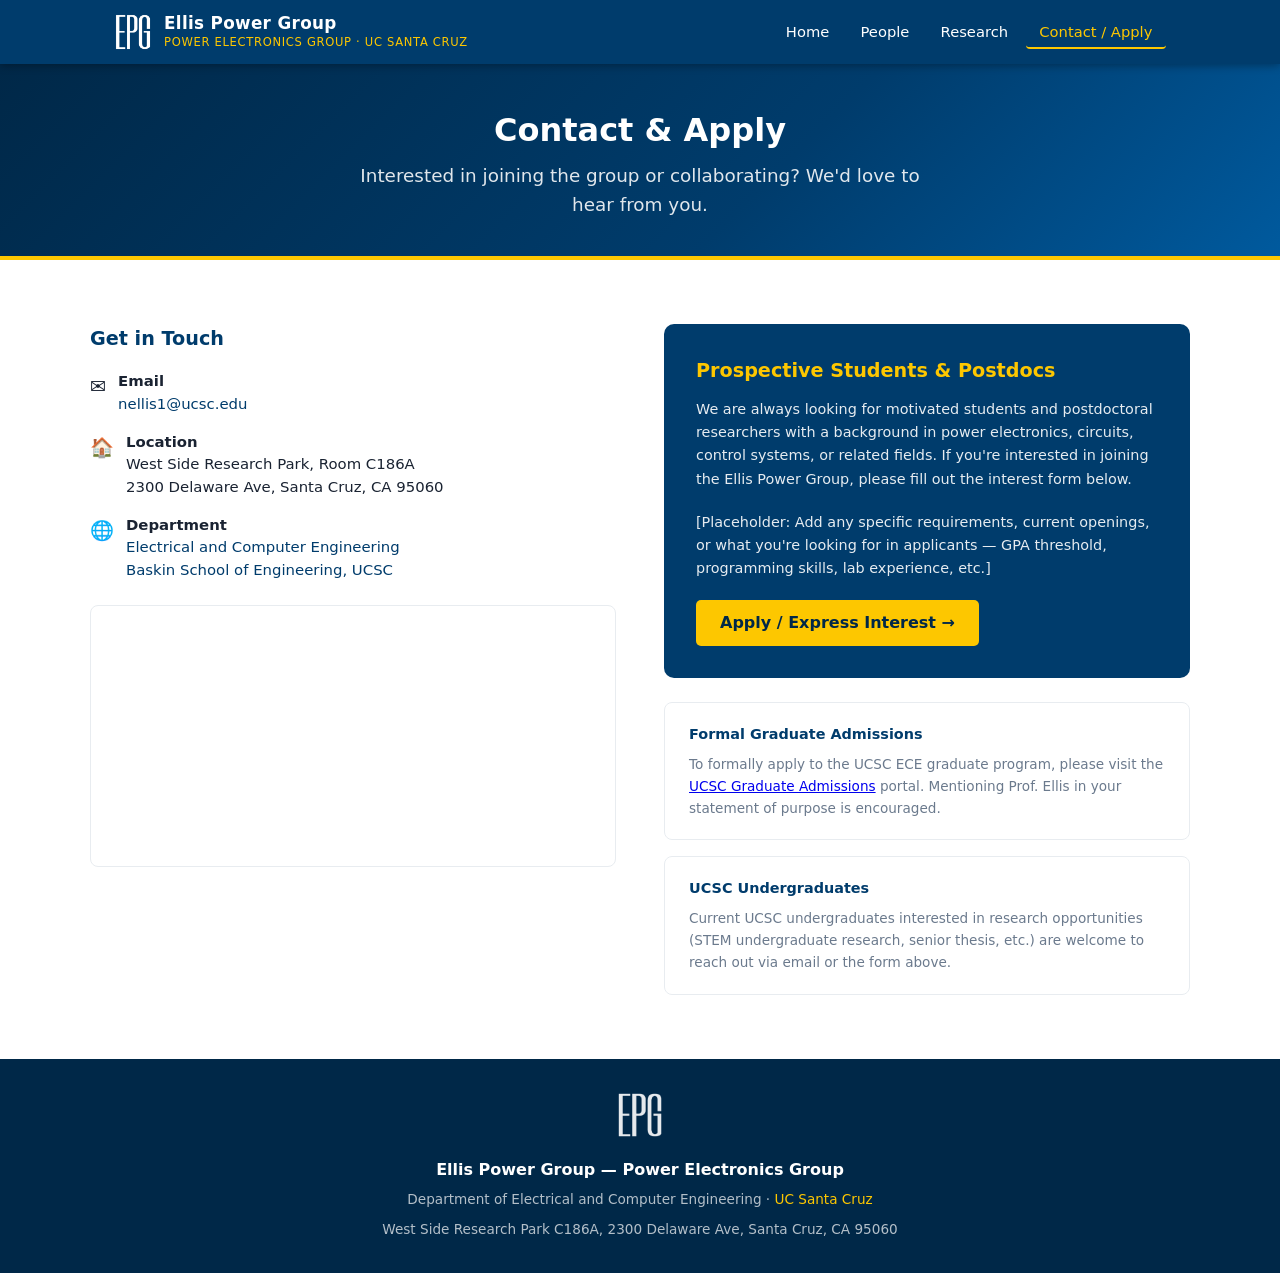
<file: contact.html>
<!DOCTYPE html>
<html lang="en">
<head>
  <meta charset="UTF-8" />
  <meta name="viewport" content="width=device-width, initial-scale=1.0" />
  <title>Contact / Apply — Ellis Power Group | UC Santa Cruz</title>
  <link rel="icon" href="images/EPG_simple_blue.png" type="image/png">
  <link rel="stylesheet" href="css/style.css" />
</head>
<body>

  <!-- ── Navbar ── -->
  <nav>
    <div class="nav-inner">
      <a href="index.html" class="nav-brand">
        <img src="images/EPG_simple_transparent_white.png" alt="Ellis Power Group logo" class="nav-logo">
        <div class="nav-brand-text">
          <span class="lab-name">Ellis Power Group</span>
          <span class="lab-sub">Power Electronics Group · UC Santa Cruz</span>
        </div>
      </a>
      <button class="nav-toggle" aria-label="Toggle menu" onclick="document.querySelector('.nav-links').classList.toggle('open')">
        <span></span><span></span><span></span>
      </button>
      <ul class="nav-links">
        <li><a href="index.html">Home</a></li>
        <li><a href="people.html">People</a></li>
        <li><a href="research.html">Research</a></li>
        <li><a href="contact.html" class="active">Contact / Apply</a></li>
      </ul>
    </div>
  </nav>

  <!-- ── Page header ── -->
  <header class="hero" style="padding: 3rem 1.5rem 2.5rem;">
    <h1 style="font-size:2rem;">Contact & Apply</h1>
    <p class="subtitle" style="margin-bottom:0;">
      Interested in joining the group or collaborating? We'd love to hear from you.
    </p>
  </header>

  <!-- ── Contact + Apply ── -->
  <section class="section">
    <div class="container">
      <div class="contact-grid">

        <!-- Left: contact info -->
        <div class="contact-info">
          <h3>Get in Touch</h3>

          <div class="contact-item">
            <span class="contact-icon">&#9993;</span>
            <p>
              <strong>Email</strong><br />
              <a href="mailto:nellis1@ucsc.edu">nellis1@ucsc.edu</a>
            </p>
          </div>

          <div class="contact-item">
            <span class="contact-icon">&#127968;</span>
            <p>
              <strong>Location</strong><br />
              West Side Research Park, Room C186A<br />
              2300 Delaware Ave, Santa Cruz, CA 95060
            </p>
          </div>

          <div class="contact-item">
            <span class="contact-icon">&#127760;</span>
            <p>
              <strong>Department</strong><br />
              <a href="https://www.soe.ucsc.edu/departments/electrical-and-computer-engineering" target="_blank">
                Electrical and Computer Engineering<br />
                Baskin School of Engineering, UCSC
              </a>
            </p>
          </div>

          <!-- Optional: embedded map or photo of building -->
          <div style="margin-top:1.5rem; border-radius:8px; overflow:hidden; border:1px solid var(--gray-light);">
            <iframe
              src="https://maps.google.com/maps?q=2300+Delaware+Ave,+Santa+Cruz,+CA+95060&output=embed"
              width="100%"
              height="260"
              style="border:0; display:block;"
              allowfullscreen=""
              loading="lazy"
              referrerpolicy="no-referrer-when-downgrade"
              title="Ellis Power Group location">
            </iframe>
          </div>
        </div>

        <!-- Right: apply box -->
        <div>
          <div class="apply-box">
            <h3>Prospective Students & Postdocs</h3>
            <p>
              We are always looking for motivated students and postdoctoral researchers
              with a background in power electronics, circuits, control systems, or
              related fields. If you're interested in joining the Ellis Power Group, please
              fill out the interest form below.
            </p>
            <p>
              [Placeholder: Add any specific requirements, current openings, or what
              you're looking for in applicants — GPA threshold, programming skills,
              lab experience, etc.]
            </p>
            <!--
              Replace the href below with your actual Google Form URL.
              It will look like: https://forms.gle/XXXXXXXXXXXXXXXXXX
            -->
            <a href="[YOUR GOOGLE FORM URL HERE]" target="_blank" class="btn btn-gold" style="font-size:1rem; padding: 0.65rem 1.5rem;">
              Apply / Express Interest &#8594;
            </a>
          </div>

          <!-- Graduate admissions note -->
          <div style="margin-top:1.5rem; padding:1.25rem 1.5rem; border:1px solid var(--gray-light); border-radius:8px;">
            <p style="font-size:0.9rem; font-weight:700; color:var(--blue); margin-bottom:0.5rem;">
              Formal Graduate Admissions
            </p>
            <p style="font-size:0.85rem; color:var(--gray); line-height:1.6;">
              To formally apply to the UCSC ECE graduate program, please visit the
              <a href="https://gradadmissions.ucsc.edu/" target="_blank">UCSC Graduate Admissions</a>
              portal. Mentioning Prof. Ellis in your statement of purpose is encouraged.
            </p>
          </div>

          <!-- Undergraduate note -->
          <div style="margin-top:1rem; padding:1.25rem 1.5rem; border:1px solid var(--gray-light); border-radius:8px;">
            <p style="font-size:0.9rem; font-weight:700; color:var(--blue); margin-bottom:0.5rem;">
              UCSC Undergraduates
            </p>
            <p style="font-size:0.85rem; color:var(--gray); line-height:1.6;">
              Current UCSC undergraduates interested in research opportunities (STEM undergraduate
              research, senior thesis, etc.) are welcome to reach out via email or the form above.
            </p>
          </div>
        </div>

      </div>
    </div>
  </section>

  <!-- ── Footer ── -->
  <footer>
    <div class="footer-inner">
      <img src="images/EPG_simple_transparent_white.png" alt="Ellis Power Group logo" class="footer-logo">
      <p class="footer-top">Ellis Power Group — Power Electronics Group</p>
      <p>Department of Electrical and Computer Engineering · <a href="https://www.ucsc.edu" target="_blank">UC Santa Cruz</a></p>
      <p style="margin-top:0.5rem;">West Side Research Park C186A, 2300 Delaware Ave, Santa Cruz, CA 95060</p>
    </div>
  </footer>

</body>
</html>
</file>
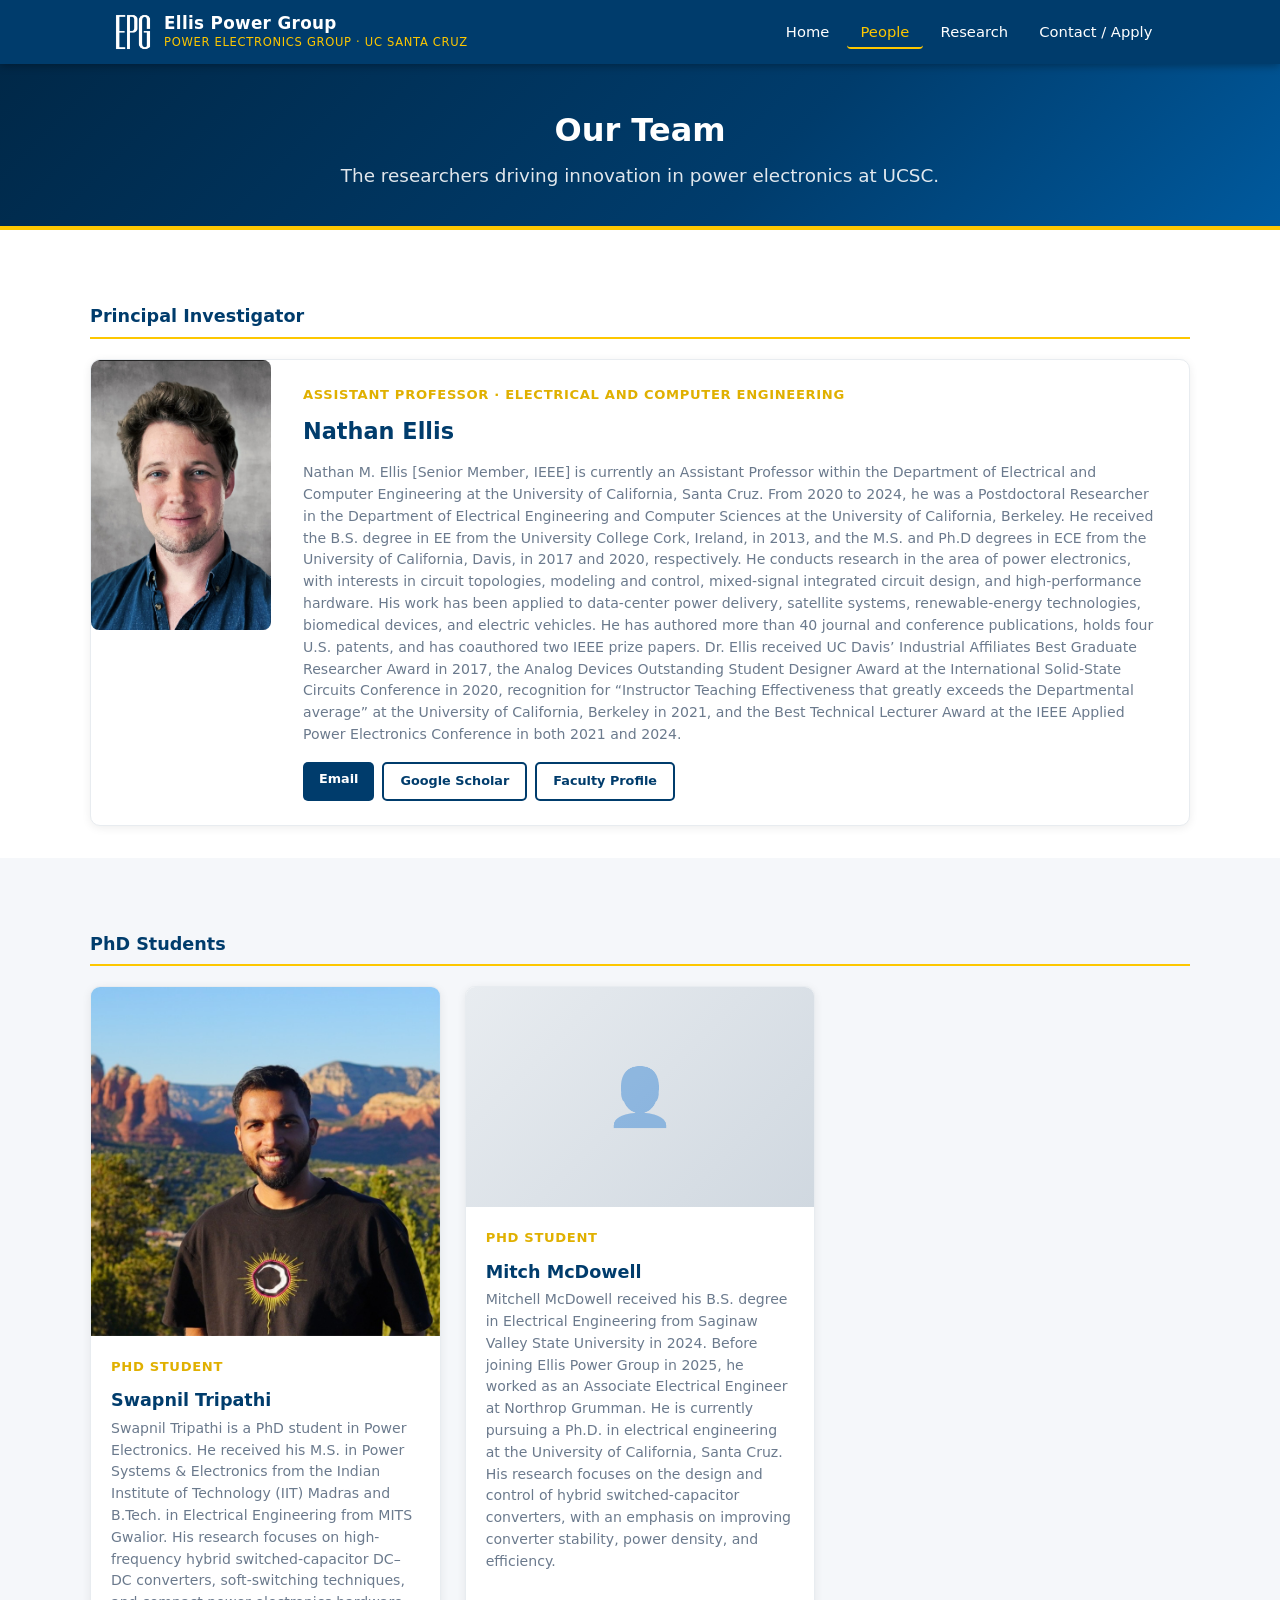
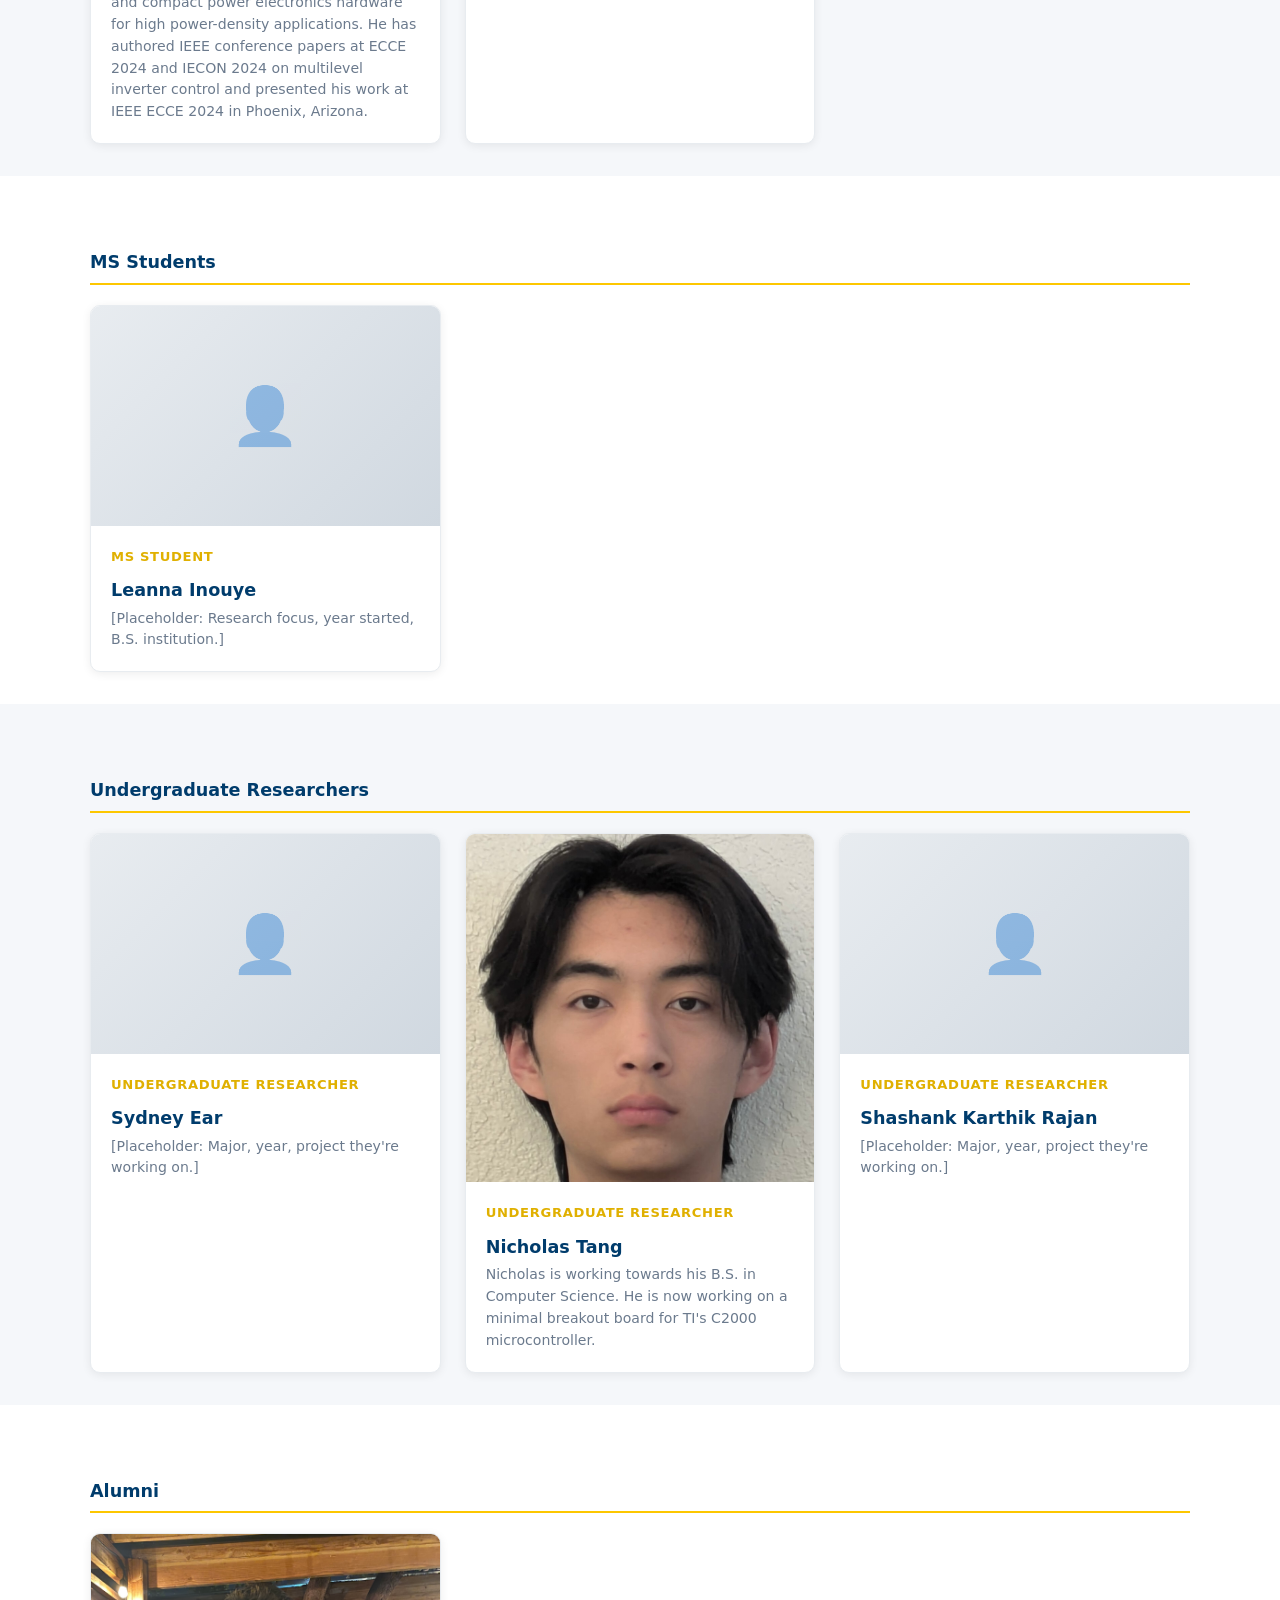
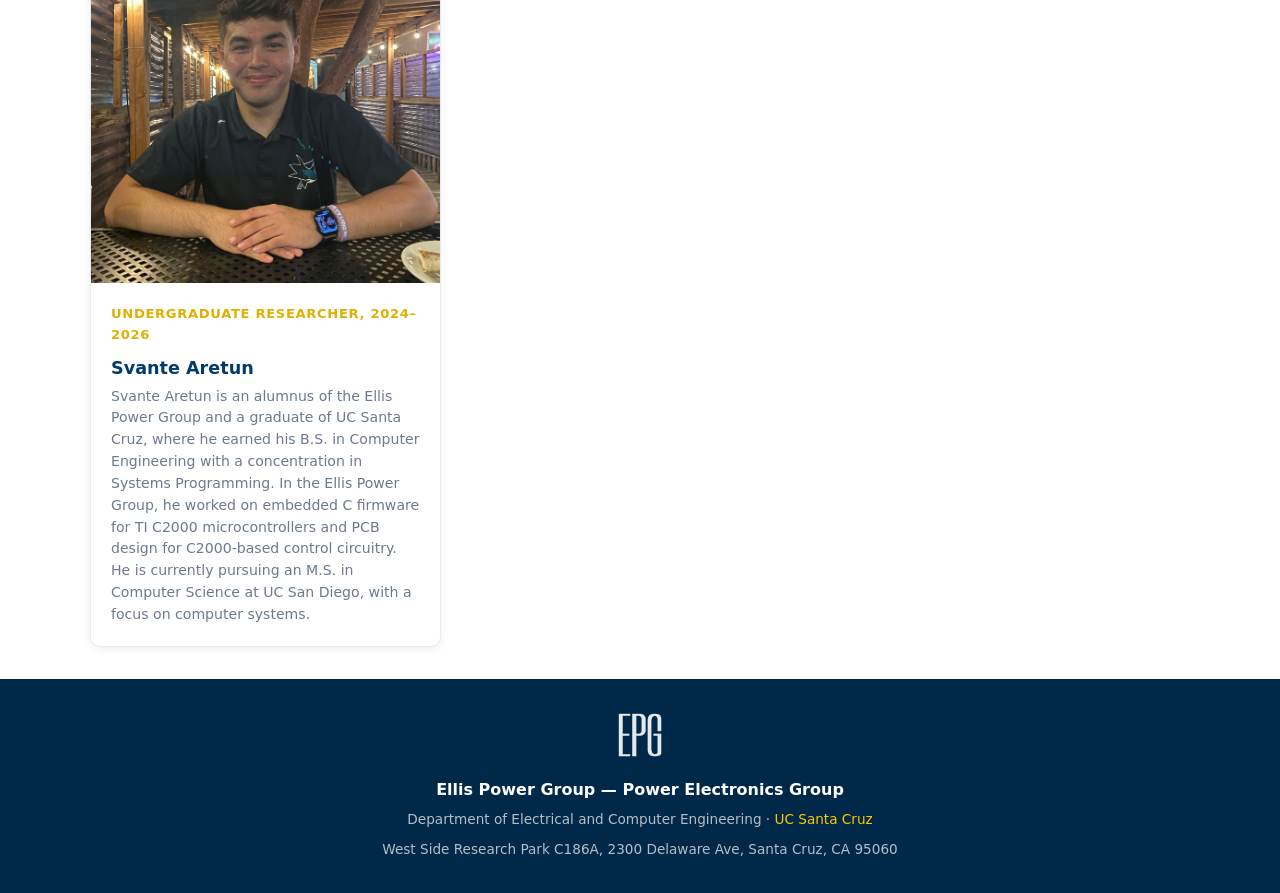
<file: people.html>
<!DOCTYPE html>
<html lang="en">
<head>
  <meta charset="UTF-8" />
  <meta name="viewport" content="width=device-width, initial-scale=1.0" />
  <title>People — Ellis Power Group | UC Santa Cruz</title>
  <link rel="icon" href="images/EPG_simple_blue.png" type="image/png">
  <link rel="stylesheet" href="css/style.css" />
</head>
<body>

  <!-- ── Navbar ── -->
  <nav>
    <div class="nav-inner">
      <a href="index.html" class="nav-brand">
        <img src="images/EPG_simple_transparent_white.png" alt="Ellis Power Group logo" class="nav-logo">
        <div class="nav-brand-text">
          <span class="lab-name">Ellis Power Group</span>
          <span class="lab-sub">Power Electronics Group · UC Santa Cruz</span>
        </div>
      </a>
      <button class="nav-toggle" aria-label="Toggle menu" onclick="document.querySelector('.nav-links').classList.toggle('open')">
        <span></span><span></span><span></span>
      </button>
      <ul class="nav-links">
        <li><a href="index.html">Home</a></li>
        <li><a href="people.html" class="active">People</a></li>
        <li><a href="research.html">Research</a></li>
        <li><a href="contact.html">Contact / Apply</a></li>
      </ul>
    </div>
  </nav>

  <!-- ── Page header ── -->
  <header class="hero" style="padding: 3rem 1.5rem 2.5rem;">
    <h1 style="font-size:2rem;">Our Team</h1>
    <p class="subtitle" style="margin-bottom:0;">The researchers driving innovation in power electronics at UCSC.</p>
  </header>

  <!-- ── PI ── -->
  <section class="section section-tight">
    <div class="container">
      <div class="people-group-label">Principal Investigator</div>
      <div class="card-grid card-grid-3">

        <div class="card pi-card">
          <img src="images/NathanEllis.jpg" alt="Nathan Ellis" style="flex-shrink:0; width:180px; height:auto; border-radius:8px;">
          <div class="person-body">
            <div class="person-role">Assistant Professor · Electrical and Computer Engineering</div>
            <div class="person-name">Nathan Ellis</div>
            <p class="person-bio" style="margin-top:0.75rem;">
              Nathan M. Ellis [Senior Member, IEEE] is currently an Assistant Professor within the Department of Electrical and Computer Engineering at the University of California, Santa Cruz. From 2020 to 2024, he was a Postdoctoral Researcher in the Department of Electrical Engineering and Computer Sciences at the University of California, Berkeley. He received the B.S. degree in EE from the University College Cork, Ireland, in 2013, and the M.S. and Ph.D degrees in ECE from the University of California, Davis, in 2017 and 2020, respectively. He conducts research in the area of power electronics, with interests in circuit topologies, modeling and control, mixed-signal integrated circuit design, and high-performance hardware. His work has been applied to data-center power delivery, satellite systems, renewable-energy technologies, biomedical devices, and electric vehicles. He has authored more than 40 journal and conference publications, holds four U.S. patents, and has coauthored two IEEE prize papers. Dr. Ellis received UC Davis’ Industrial Affiliates Best Graduate Researcher Award in 2017, the Analog Devices Outstanding Student Designer Award at the International Solid-State Circuits Conference in 2020, recognition for “Instructor Teaching Effectiveness that greatly exceeds the Departmental average” at the University of California, Berkeley in 2021, and the Best Technical Lecturer Award at the IEEE Applied Power Electronics Conference in both 2021 and 2024.
            </p>
            <div style="margin-top:1rem; display:flex; gap:0.5rem; flex-wrap:wrap;">
              <a href="mailto:nellis1@ucsc.edu" class="btn btn-blue" style="font-size:0.8rem;">Email</a>
              <a href="https://scholar.google.com/citations?user=VE9f_2kAAAAJ&hl=en" target="_blank" class="btn btn-outline" style="font-size:0.8rem;">Google Scholar</a>
              <a href="https://campusdirectory.ucsc.edu/cd_detail?uid=nellis1" target="_blank" class="btn btn-outline" style="font-size:0.8rem;">Faculty Profile</a>
            </div>
          </div>
        </div>

      </div>
    </div>
  </section>

  <!-- ── PhD Students ── -->
  <section class="section section-alt section-tight">
    <div class="container">
      <div class="people-group-label">PhD Students</div>
      <div class="card-grid card-grid-3">

        <!-- Duplicate this block for each PhD student -->
        <div class="card">
          <img src="images/SwapnilTripathi.jpg" alt="Swapnil Tripathi" class="person-img" style="object-fit:cover; object-position:top;">
          <div class="person-body">
            <div class="person-role">PhD Student</div>
            <div class="person-name">Swapnil Tripathi</div>
            <p class="person-bio">
              Swapnil Tripathi is a PhD student in Power Electronics. He received his M.S. in Power Systems & Electronics from the Indian Institute of Technology (IIT) Madras and B.Tech. in Electrical Engineering from MITS Gwalior. His research focuses on high-frequency hybrid switched-capacitor DC–DC converters, soft-switching techniques, and compact power electronics hardware for high power-density applications. He has authored IEEE conference papers at ECCE 2024 and IECON 2024 on multilevel inverter control and presented his work at IEEE ECCE 2024 in Phoenix, Arizona.
            </p>
          </div>
        </div>

        <div class="card">
          <div class="person-img placeholder"></div>
          <div class="person-body">
            <div class="person-role">PhD Student</div>
            <div class="person-name">Mitch McDowell</div>
            <p class="person-bio">
              Mitchell McDowell received his B.S. degree in Electrical Engineering from Saginaw Valley State University in 2024. Before joining Ellis Power Group in 2025, he worked as an Associate Electrical Engineer at Northrop Grumman. He is currently pursuing a Ph.D. in electrical engineering at the University of California, Santa Cruz. His research focuses on the design and control of hybrid switched-capacitor converters, with an emphasis on improving converter stability, power density, and efficiency.
            </p>
          </div>
        </div>

      </div>
    </div>
  </section>

  <!-- ── MS Students ── -->
  <section class="section section-tight">
    <div class="container">
      <div class="people-group-label">MS Students</div>
      <div class="card-grid card-grid-3">

        <div class="card">
          <div class="person-img placeholder"></div>
          <div class="person-body">
            <div class="person-role">MS Student</div>
            <div class="person-name">Leanna Inouye</div>
            <p class="person-bio">
              [Placeholder: Research focus, year started, B.S. institution.]
            </p>
          </div>
        </div>

      </div>
    </div>
  </section>

  <!-- ── Undergraduate Researchers ── -->
  <section class="section section-alt section-tight">
    <div class="container">
      <div class="people-group-label">Undergraduate Researchers</div>
      <div class="card-grid card-grid-3">

        <div class="card">
          <div class="person-img placeholder"></div>
          <div class="person-body">
            <div class="person-role">Undergraduate Researcher</div>
            <div class="person-name">Sydney Ear</div>
            <p class="person-bio">
              [Placeholder: Major, year, project they're working on.]
            </p>
          </div>
        </div>

        <div class="card">
          <img src="images/NicholasTang.jpg" alt="Nicholas Tang" class="person-img" style="object-fit:cover; object-position:top;">
          <div class="person-body">
            <div class="person-role">Undergraduate Researcher</div>
            <div class="person-name">Nicholas Tang</div>
            <p class="person-bio">
              Nicholas is working towards his B.S. in Computer Science. He is now working on a minimal breakout board for TI's C2000 microcontroller.
            </p>
          </div>
        </div>

        <div class="card">
          <div class="person-img placeholder"></div>
          <div class="person-body">
            <div class="person-role">Undergraduate Researcher</div>
            <div class="person-name">Shashank Karthik Rajan</div>
            <p class="person-bio">
              [Placeholder: Major, year, project they're working on.]
            </p>
          </div>
        </div>

      </div>
    </div>
  </section>

  <!-- ── Alumni ── -->
  <section class="section section-tight">
    <div class="container">
      <div class="people-group-label">Alumni</div>
      <div class="card-grid card-grid-3">

        <div class="card">
          <img src="images/SvanteAretun.jpg" alt="Svante Aretun" class="person-img" style="object-fit:cover; object-position:center;">
          <div class="person-body">
            <div class="person-role">Undergraduate Researcher, 2024–2026</div>
            <div class="person-name">Svante Aretun</div>
            <p class="person-bio">Svante Aretun is an alumnus of the Ellis Power Group and a graduate of UC Santa Cruz, where he earned his B.S. in Computer Engineering with a concentration in Systems Programming. In the Ellis Power Group, he worked on embedded C firmware for TI C2000 microcontrollers and PCB design for C2000-based control circuitry. He is currently pursuing an M.S. in Computer Science at UC San Diego, with a focus on computer systems.</p>
          </div>
        </div>

      </div>
    </div>
  </section>

  <!-- ── Footer ── -->
  <footer>
    <div class="footer-inner">
      <img src="images/EPG_simple_transparent_white.png" alt="Ellis Power Group logo" class="footer-logo">
      <p class="footer-top">Ellis Power Group — Power Electronics Group</p>
      <p>Department of Electrical and Computer Engineering · <a href="https://www.ucsc.edu" target="_blank">UC Santa Cruz</a></p>
      <p style="margin-top:0.5rem;">West Side Research Park C186A, 2300 Delaware Ave, Santa Cruz, CA 95060</p>
    </div>
  </footer>

</body>
</html>
</file>
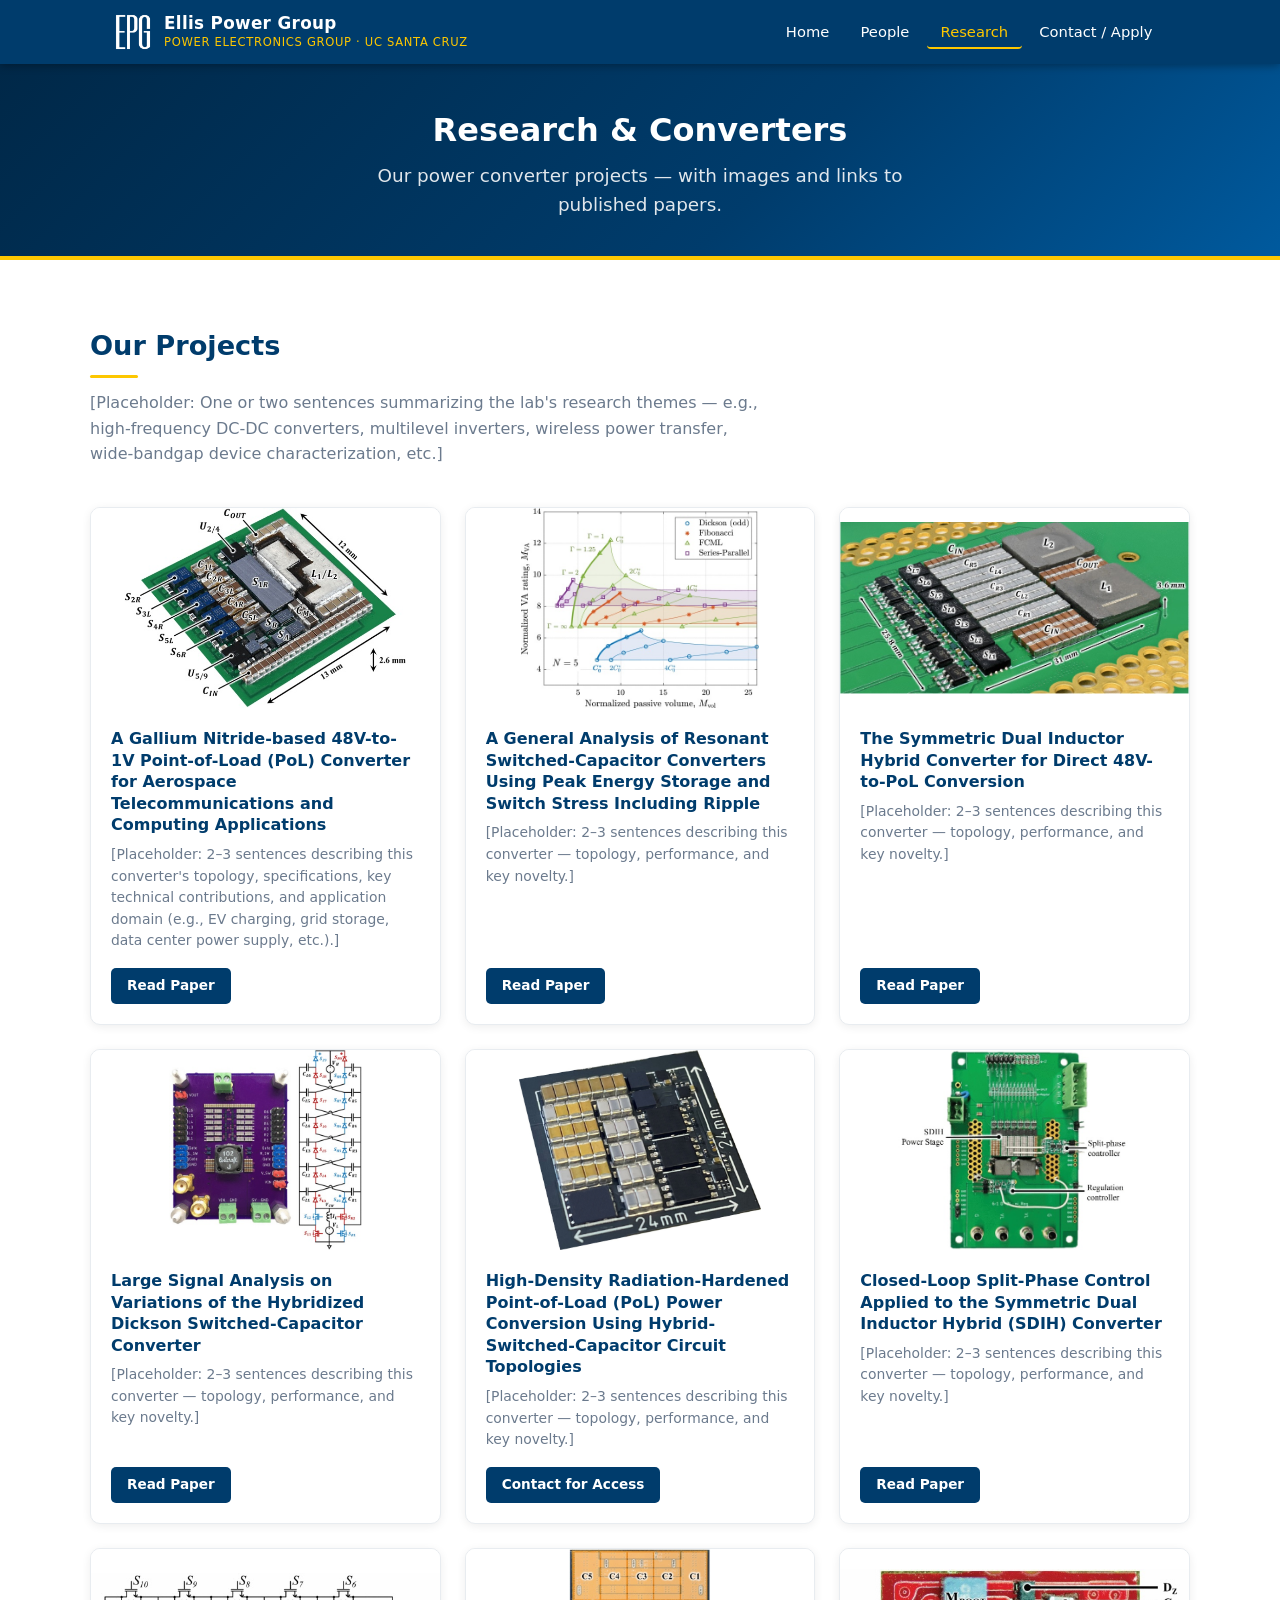
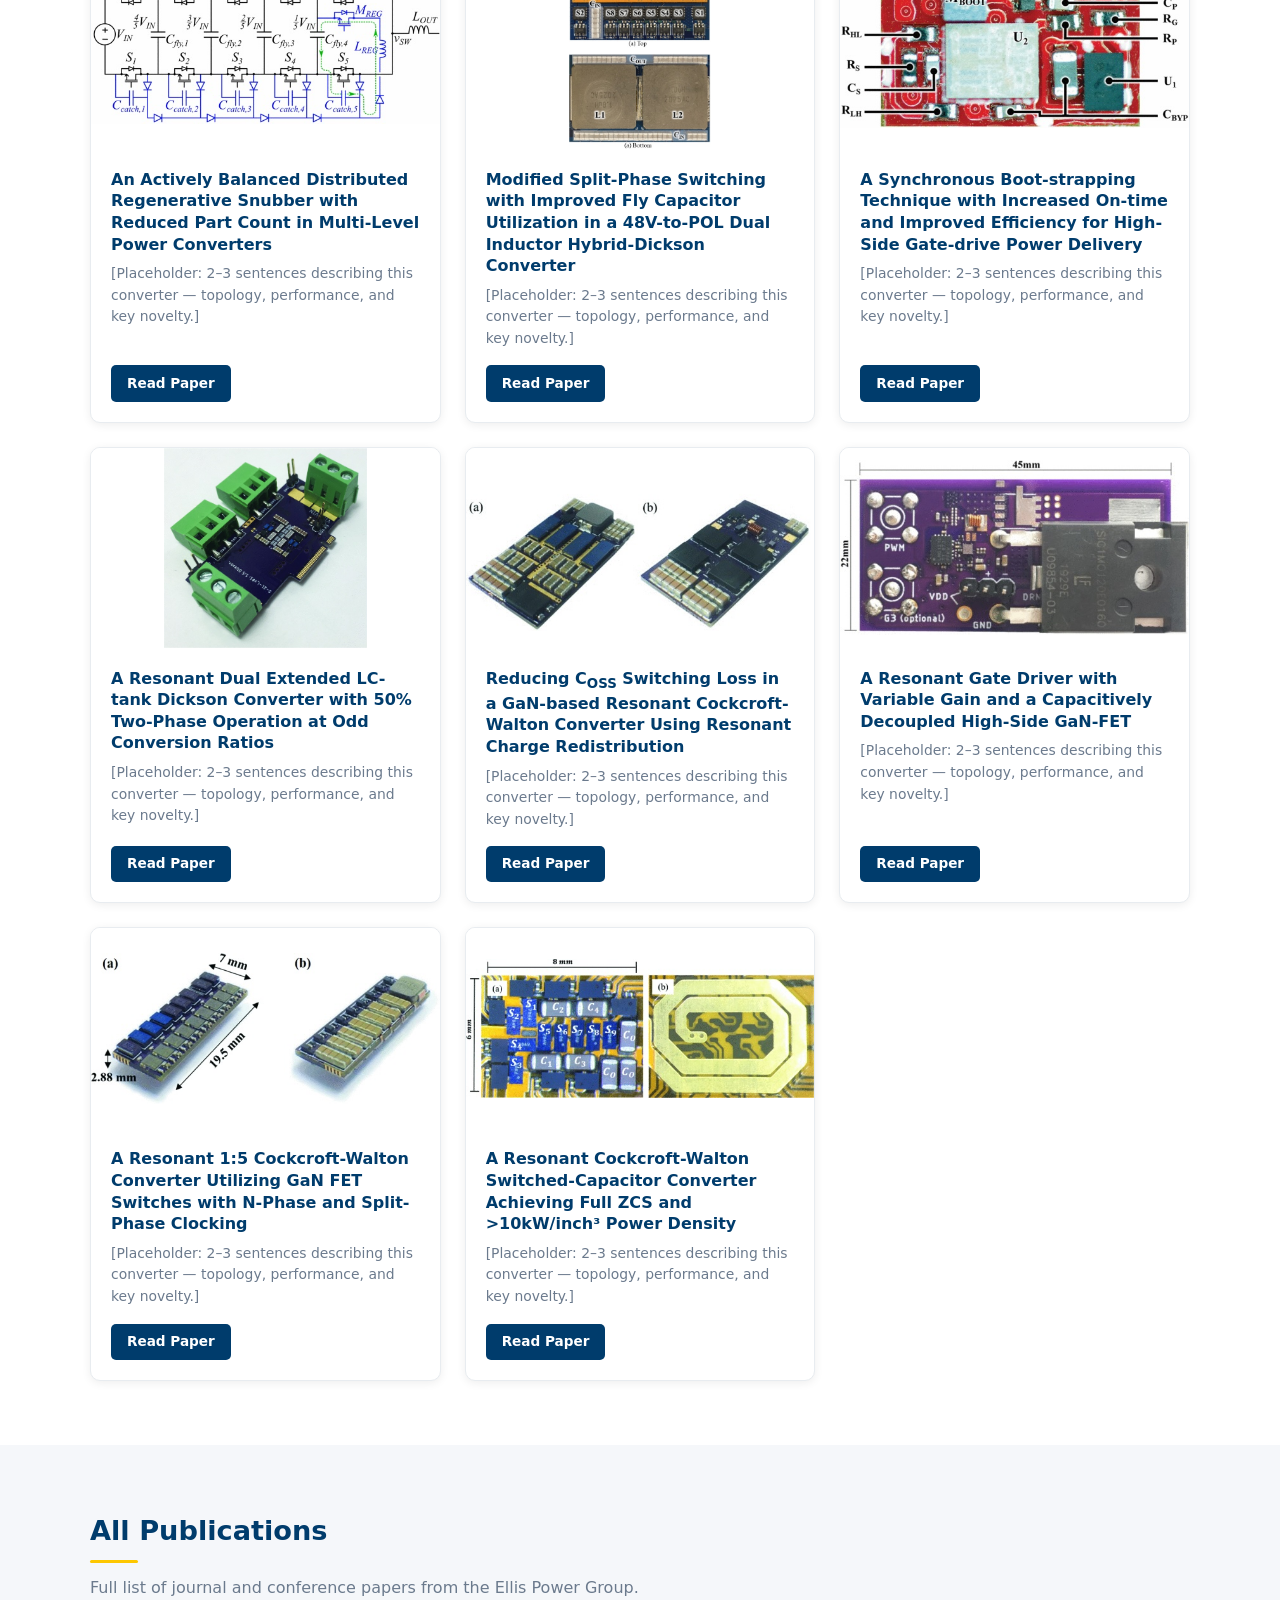
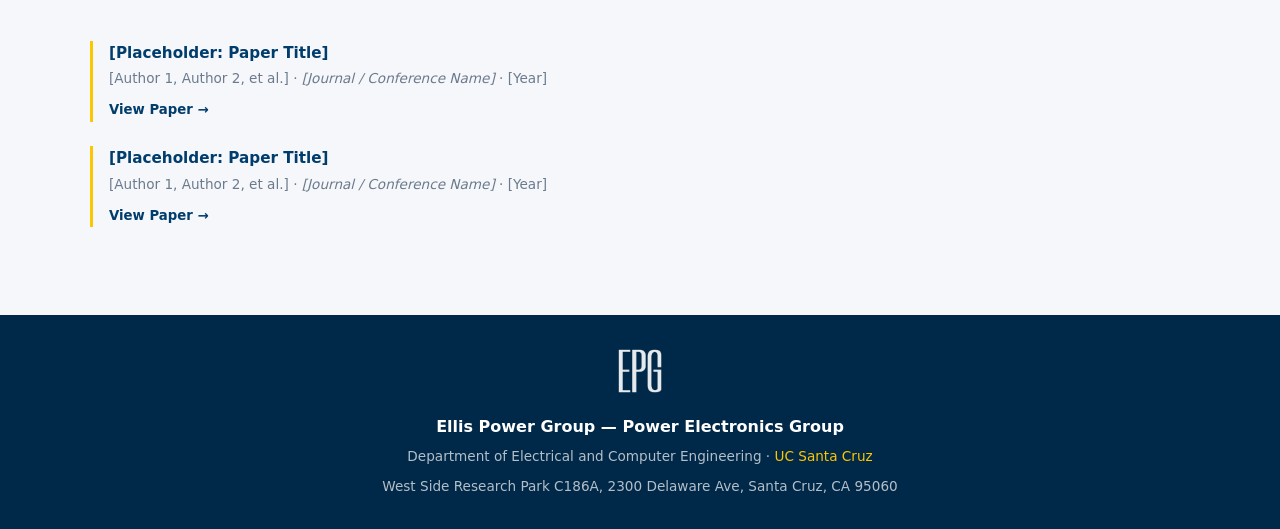
<file: research.html>
<!DOCTYPE html>
<html lang="en">
<head>
  <meta charset="UTF-8" />
  <meta name="viewport" content="width=device-width, initial-scale=1.0" />
  <title>Research — Ellis Power Group | UC Santa Cruz</title>
  <link rel="icon" href="images/EPG_simple_blue.png" type="image/png">
  <link rel="stylesheet" href="css/style.css" />
</head>
<body>

  <!-- ── Navbar ── -->
  <nav>
    <div class="nav-inner">
      <a href="index.html" class="nav-brand">
        <img src="images/EPG_simple_transparent_white.png" alt="Ellis Power Group logo" class="nav-logo">
        <div class="nav-brand-text">
          <span class="lab-name">Ellis Power Group</span>
          <span class="lab-sub">Power Electronics Group · UC Santa Cruz</span>
        </div>
      </a>
      <button class="nav-toggle" aria-label="Toggle menu" onclick="document.querySelector('.nav-links').classList.toggle('open')">
        <span></span><span></span><span></span>
      </button>
      <ul class="nav-links">
        <li><a href="index.html">Home</a></li>
        <li><a href="people.html">People</a></li>
        <li><a href="research.html" class="active">Research</a></li>
        <li><a href="contact.html">Contact / Apply</a></li>
      </ul>
    </div>
  </nav>

  <!-- ── Page header ── -->
  <header class="hero" style="padding: 3rem 1.5rem 2.5rem;">
    <h1 style="font-size:2rem;">Research & Converters</h1>
    <p class="subtitle" style="margin-bottom:0;">
      Our power converter projects — with images and links to published papers.
    </p>
  </header>

  <!-- ── Research intro ── -->
  <section class="section">
    <div class="container">
      <h2 class="section-title">Our Projects</h2>
      <p class="section-lead">
        [Placeholder: One or two sentences summarizing the lab's research themes —
        e.g., high-frequency DC-DC converters, multilevel inverters, wireless power transfer,
        wide-bandgap device characterization, etc.]
      </p>

      <div class="card-grid card-grid-2">

        <div class="card">
          <img src="images/Gallium-Nitride-Based-48V-to-1V-Point-of-Load-Converter.jpg" alt="Gallium Nitride-Based 48 V-to-1 V Point-of-Load Converter" class="research-img">
          <div class="research-body">
            <div class="research-title">A Gallium Nitride-based 48V-to-1V Point-of-Load (PoL) Converter
for Aerospace Telecommunications and Computing Applications</div>
            <p class="research-desc">
              [Placeholder: 2–3 sentences describing this converter's topology, specifications,
              key technical contributions, and application domain (e.g., EV charging, grid storage,
              data center power supply, etc.).]
            </p>
            <a href="https://escholarship.org/content/qt4n53f2n9/qt4n53f2n9_noSplash_2fd4d69016fac9a799a35bc538a56f6e.pdf" target="_blank" class="btn btn-blue">Read Paper</a>
          </div>
        </div>

        <div class="card">
          <img src="images/Resonant-Switched-Capacitor-Converters-Peak-Energy-Storage-Switch-Stress-Including-Ripple.jpg" alt="A General Analysis of Resonant Switched-Capacitor Converters Using Peak Energy Storage and Switch Stress Including Ripple" class="research-img">
          <div class="research-body">
            <div class="research-title">A General Analysis of Resonant Switched-Capacitor Converters Using Peak Energy Storage and Switch Stress Including Ripple</div>
            <p class="research-desc">
              [Placeholder: 2–3 sentences describing this converter — topology, performance,
              and key novelty.]
            </p>
            <a href="https://escholarship.org/content/qt8pf9g7jr/qt8pf9g7jr.pdf" target="_blank" class="btn btn-blue">Read Paper</a>
          </div>
        </div>

        <div class="card">
          <img src="images/Symmetric-Dual-Inductor-Hybrid-Converter.jpg" alt="The Symmetric Dual Inductor Hybrid Converter for Direct 48V-to-PoL Conversion" class="research-img">
          <div class="research-body">
            <div class="research-title">The Symmetric Dual Inductor Hybrid Converter for Direct 48V-to-PoL Conversion</div>
            <p class="research-desc">
              [Placeholder: 2–3 sentences describing this converter — topology, performance,
              and key novelty.]
            </p>
            <a href="https://escholarship.org/content/qt4pk605m7/qt4pk605m7.pdf" target="_blank" class="btn btn-blue">Read Paper</a>
          </div>
        </div>

        <div class="card">
          <img src="images/Hybridized-Dickson-Switched-Capacitor-Converter.jpg" alt="Large Signal Analysis on Variations of the Hybridized Dickson Switched-Capacitor Converter" class="research-img">
          <div class="research-body">
            <div class="research-title">Large Signal Analysis on Variations of the Hybridized Dickson Switched-Capacitor Converter</div>
            <p class="research-desc">
              [Placeholder: 2–3 sentences describing this converter — topology, performance,
              and key novelty.]
            </p>
            <a href="https://escholarship.org/content/qt6j78g03d/qt6j78g03d_noSplash_377736fbdd540aab79eec28ed66d741d.pdf" target="_blank" class="btn btn-blue">Read Paper</a>
          </div>
        </div>

        <div class="card">
          <img src="images/High-Density-Radiation-Hardened-PoL-Converter.jpg" alt="High-Density Radiation-Hardened Point-of-Load Power Conversion Using Hybrid-Switched-Capacitor Circuit Topologies" class="research-img">
          <div class="research-body">
            <div class="research-title">High-Density Radiation-Hardened Point-of-Load (PoL) Power Conversion Using Hybrid-Switched-Capacitor Circuit Topologies</div>
            <p class="research-desc">
              [Placeholder: 2–3 sentences describing this converter — topology, performance,
              and key novelty.]
            </p>
            <a href="mailto:nellis1@ucsc.edu" class="btn btn-blue">Contact for Access</a>
          </div>
        </div>

        <div class="card">
          <img src="images/SDIH-Closed-Loop-Split-Phase-Control.jpg" alt="Closed-Loop Split-Phase Control Applied to the Symmetric Dual Inductor Hybrid (SDIH) Converter" class="research-img">
          <div class="research-body">
            <div class="research-title">Closed-Loop Split-Phase Control Applied to the Symmetric Dual Inductor Hybrid (SDIH) Converter</div>
            <p class="research-desc">
              [Placeholder: 2–3 sentences describing this converter — topology, performance,
              and key novelty.]
            </p>
            <a href="https://escholarship.org/content/qt1r67g8g5/qt1r67g8g5.pdf" target="_blank" class="btn btn-blue">Read Paper</a>
          </div>
        </div>

        <div class="card">
          <img src="images/Actively-Balanced-Distributed-Regenerative-Snubber.jpg" alt="An Actively Balanced Distributed Regenerative Snubber with Reduced Part Count in Multi-Level Power Converters" class="research-img">
          <div class="research-body">
            <div class="research-title">An Actively Balanced Distributed Regenerative Snubber with Reduced Part Count in Multi-Level Power Converters</div>
            <p class="research-desc">
              [Placeholder: 2–3 sentences describing this converter — topology, performance,
              and key novelty.]
            </p>
            <a href="https://escholarship.org/content/qt9zm5h2h8/qt9zm5h2h8_noSplash_9cb658e4a061164dad25c1e3016e61a8.pdf" target="_blank" class="btn btn-blue">Read Paper</a>
          </div>
        </div>

        <div class="card">
          <img src="images/Modified-Split-Phase-Switching-with-Improved-Fly-Capacitor-Utilization.jpg" alt="Modified Split-Phase Switching with Improved Fly Capacitor Utilization in a 48V-to-POL Dual Inductor Hybrid-Dickson Converter" class="research-img">
          <div class="research-body">
            <div class="research-title">Modified Split-Phase Switching with Improved Fly Capacitor Utilization in a 48V-to-POL Dual Inductor Hybrid-Dickson Converter</div>
            <p class="research-desc">
              [Placeholder: 2–3 sentences describing this converter — topology, performance,
              and key novelty.]
            </p>
            <a href="https://escholarship.org/content/qt71r9x8q9/qt71r9x8q9.pdf" target="_blank" class="btn btn-blue">Read Paper</a>
          </div>
        </div>

        <div class="card">
          <img src="images/Synchronous-Boot-strapping-for-High-side-Gate-drive-Power-Delivery.jpg" alt="A Synchronous Boot-strapping Technique with Increased On-time and Improved Efficiency for High-Side Gate-drive Power Delivery" class="research-img">
          <div class="research-body">
            <div class="research-title">A Synchronous Boot-strapping Technique with Increased On-time and Improved Efficiency for High-Side Gate-drive Power Delivery</div>
            <p class="research-desc">
              [Placeholder: 2–3 sentences describing this converter — topology, performance,
              and key novelty.]
            </p>
            <a href="https://escholarship.org/content/qt6k84r84h/qt6k84r84h.pdf" target="_blank" class="btn btn-blue">Read Paper</a>
          </div>
        </div>

        <div class="card">
          <img src="images/Resonant-Dual-Extended-LC-tank-Dickson-Converter.jpg" alt="A Resonant Dual Extended LC-tank Dickson Converter with 50% Two-Phase Operation at Odd Conversion Ratios" class="research-img">
          <div class="research-body">
            <div class="research-title">A Resonant Dual Extended LC-tank Dickson Converter with 50% Two-Phase Operation at Odd Conversion Ratios</div>
            <p class="research-desc">
              [Placeholder: 2–3 sentences describing this converter — topology, performance,
              and key novelty.]
            </p>
            <a href="https://escholarship.org/content/qt1m93m42k/qt1m93m42k.pdf" target="_blank" class="btn btn-blue">Read Paper</a>
          </div>
        </div>

        <div class="card">
          <img src="images/GaN-based-Resonant-Cockcroft-Walton-Converter.jpg" alt="Reducing COSS Switching Loss in a GaN-based Resonant Cockcroft-Walton Converter Using Resonant Charge Redistribution" class="research-img">
          <div class="research-body">
            <div class="research-title">Reducing C<sub>OSS</sub> Switching Loss in a GaN-based Resonant Cockcroft-Walton Converter Using Resonant Charge Redistribution</div>
            <p class="research-desc">
              [Placeholder: 2–3 sentences describing this converter — topology, performance,
              and key novelty.]
            </p>
            <a href="https://escholarship.org/content/qt7j81f1t9/qt7j81f1t9_noSplash_d5e0a920fb03683ba1cdb35f70d436e8.pdf" target="_blank" class="btn btn-blue">Read Paper</a>
          </div>
        </div>

        <div class="card">
          <img src="images/Resonant-Gate-Driver-with-Variable-Gain-and-a-Capacitively-Decoupled-High-Side-GaN-FET.jpg" alt="A Resonant Gate Driver with Variable Gain and a Capacitively Decoupled High-Side GaN-FET" class="research-img">
          <div class="research-body">
            <div class="research-title">A Resonant Gate Driver with Variable Gain and a Capacitively Decoupled High-Side GaN-FET</div>
            <p class="research-desc">
              [Placeholder: 2–3 sentences describing this converter — topology, performance,
              and key novelty.]
            </p>
            <a href="https://escholarship.org/content/qt53c2j26t/qt53c2j26t_noSplash_a5bf99cc5776b317768e3cf818ffb62f.pdf" target="_blank" class="btn btn-blue">Read Paper</a>
          </div>
        </div>

        <div class="card">
          <img src="images/Resonant-1-5-Cockcroft-Walton-Converter.jpg" alt="A Resonant 1:5 Cockcroft-Walton Converter Utilizing GaN FET Switches with N-Phase and Split-Phase Clocking" class="research-img">
          <div class="research-body">
            <div class="research-title">A Resonant 1:5 Cockcroft-Walton Converter Utilizing GaN FET Switches with N-Phase and Split-Phase Clocking</div>
            <p class="research-desc">
              [Placeholder: 2–3 sentences describing this converter — topology, performance,
              and key novelty.]
            </p>
            <a href="https://escholarship.org/content/qt72z9t8m5/qt72z9t8m5_noSplash_6dd5c7a75843b3438fabdf5ad0d0541e.pdf" target="_blank" class="btn btn-blue">Read Paper</a>
          </div>
        </div>

        <div class="card">
          <img src="images/Resonant-Cockcroft-Walton-Switched-Capacitor-Converter.jpg" alt="A Resonant Cockcroft-Walton Switched-Capacitor Converter Achieving Full ZCS and >10kW/inch3 Power Density" class="research-img">
          <div class="research-body">
            <div class="research-title">A Resonant Cockcroft-Walton Switched-Capacitor Converter Achieving Full ZCS and &gt;10kW/inch³ Power Density</div>
            <p class="research-desc">
              [Placeholder: 2–3 sentences describing this converter — topology, performance,
              and key novelty.]
            </p>
            <a href="https://ieeexplore.ieee.org/document/8913013" target="_blank" class="btn btn-blue">Read Paper</a>
          </div>
        </div>

      </div>
    </div>
  </section>

  <!-- ── Publications list ── -->
  <section class="section section-alt">
    <div class="container">
      <h2 class="section-title">All Publications</h2>
      <p class="section-lead">Full list of journal and conference papers from the Ellis Power Group.</p>

      <!-- Repeat this block for each paper -->
      <div style="border-left: 3px solid var(--gold); padding-left: 1rem; margin-bottom: 1.5rem;">
        <p style="font-weight:600; color:var(--blue); margin-bottom:0.2rem; font-size:0.95rem;">
          [Placeholder: Paper Title]
        </p>
        <p style="font-size:0.85rem; color:var(--gray); margin-bottom:0.4rem;">
          [Author 1, Author 2, et al.] · <em>[Journal / Conference Name]</em> · [Year]
        </p>
        <a href="[DOI or paper URL]" target="_blank" style="font-size:0.83rem; color:var(--blue); text-decoration:none; font-weight:600;">
          View Paper →
        </a>
      </div>

      <div style="border-left: 3px solid var(--gold); padding-left: 1rem; margin-bottom: 1.5rem;">
        <p style="font-weight:600; color:var(--blue); margin-bottom:0.2rem; font-size:0.95rem;">
          [Placeholder: Paper Title]
        </p>
        <p style="font-size:0.85rem; color:var(--gray); margin-bottom:0.4rem;">
          [Author 1, Author 2, et al.] · <em>[Journal / Conference Name]</em> · [Year]
        </p>
        <a href="[DOI or paper URL]" target="_blank" style="font-size:0.83rem; color:var(--blue); text-decoration:none; font-weight:600;">
          View Paper →
        </a>
      </div>

      <!-- Add more publication entries as needed -->

    </div>
  </section>

  <!-- ── Footer ── -->
  <footer>
    <div class="footer-inner">
      <img src="images/EPG_simple_transparent_white.png" alt="Ellis Power Group logo" class="footer-logo">
      <p class="footer-top">Ellis Power Group — Power Electronics Group</p>
      <p>Department of Electrical and Computer Engineering · <a href="https://www.ucsc.edu" target="_blank">UC Santa Cruz</a></p>
      <p style="margin-top:0.5rem;">West Side Research Park C186A, 2300 Delaware Ave, Santa Cruz, CA 95060</p>
    </div>
  </footer>

</body>
</html>
</file>
<file: css/style.css>
/* UCSC Ellis Power Group — Power Electronics Lab */
:root {
  --blue: #003C6C;
  --blue-dark: #002848;
  --gold: #FDC700;
  --gold-dark: #e0b000;
  --white: #ffffff;
  --off-white: #f5f7fa;
  --gray-light: #e8ecf0;
  --gray: #6b7a8d;
  --text: #1a2332;
}

* {
  box-sizing: border-box;
  margin: 0;
  padding: 0;
}

body {
  font-family: 'Segoe UI', system-ui, -apple-system, sans-serif;
  color: var(--text);
  background: var(--white);
  line-height: 1.6;
}

/* ── Navbar ── */
nav {
  background: var(--blue);
  position: sticky;
  top: 0;
  z-index: 100;
  box-shadow: 0 2px 8px rgba(0,0,0,0.3);
}

.nav-inner {
  max-width: 1100px;
  margin: 0 auto;
  padding: 0 1.5rem;
  display: flex;
  align-items: center;
  justify-content: space-between;
  height: 64px;
}

.nav-brand {
  display: flex;
  flex-direction: row;
  align-items: center;
  gap: 0.75rem;
  text-decoration: none;
}

.nav-logo {
  height: 38px;
  width: auto;
  flex-shrink: 0;
}

.nav-brand-text {
  display: flex;
  flex-direction: column;
}

.nav-brand .lab-name {
  color: var(--white);
  font-size: 1.05rem;
  font-weight: 700;
  letter-spacing: 0.02em;
  line-height: 1.2;
}

.nav-brand .lab-sub {
  color: var(--gold);
  font-size: 0.72rem;
  font-weight: 500;
  letter-spacing: 0.06em;
  text-transform: uppercase;
}

.nav-links {
  list-style: none;
  display: flex;
  gap: 0.25rem;
}

.nav-links a {
  color: var(--white);
  text-decoration: none;
  font-size: 0.92rem;
  font-weight: 500;
  padding: 0.4rem 0.85rem;
  border-radius: 4px;
  transition: background 0.15s, color 0.15s;
  border-bottom: 2px solid transparent;
}

.nav-links a:hover {
  background: rgba(255,255,255,0.1);
  border-bottom-color: var(--gold);
}

.nav-links a.active {
  color: var(--gold);
  border-bottom-color: var(--gold);
}

/* Hamburger (mobile) */
.nav-toggle {
  display: none;
  background: none;
  border: none;
  cursor: pointer;
  padding: 0.5rem;
}

.nav-toggle span {
  display: block;
  width: 22px;
  height: 2px;
  background: var(--white);
  margin: 5px 0;
  transition: transform 0.2s;
}

/* ── Hero ── */
.hero {
  background: linear-gradient(135deg, var(--blue-dark) 0%, var(--blue) 60%, #005a9e 100%);
  color: var(--white);
  padding: 5rem 1.5rem 4rem;
  text-align: center;
  position: relative;
  overflow: hidden;
}

.hero::after {
  content: '';
  position: absolute;
  bottom: 0;
  left: 0;
  right: 0;
  height: 4px;
  background: var(--gold);
}

.hero h1 {
  font-size: 2.6rem;
  font-weight: 800;
  line-height: 1.15;
  max-width: 720px;
  margin: 0 auto 0.75rem;
}

.hero h1 span {
  color: var(--gold);
}

.hero .subtitle {
  font-size: 1.15rem;
  opacity: 0.88;
  max-width: 600px;
  margin: 0 auto 2rem;
}

.hero .ucsc-tag {
  display: inline-block;
  background: rgba(253, 199, 0, 0.15);
  border: 1px solid var(--gold);
  color: var(--gold);
  font-size: 0.8rem;
  font-weight: 600;
  letter-spacing: 0.08em;
  text-transform: uppercase;
  padding: 0.3rem 0.9rem;
  border-radius: 20px;
  margin-bottom: 1.2rem;
}

/* ── Sections ── */
.section {
  padding: 4rem 1.5rem;
}

.section-alt {
  background: var(--off-white);
}

.section-tight {
  padding-top: 2rem;
  padding-bottom: 2rem;
}

.container {
  max-width: 1100px;
  margin: 0 auto;
}

.section-title {
  font-size: 1.7rem;
  font-weight: 700;
  color: var(--blue);
  margin-bottom: 0.4rem;
}

.section-title::after {
  content: '';
  display: block;
  width: 48px;
  height: 3px;
  background: var(--gold);
  margin-top: 0.5rem;
  border-radius: 2px;
}

.section-lead {
  color: var(--gray);
  font-size: 1rem;
  margin-top: 0.75rem;
  margin-bottom: 2.5rem;
  max-width: 680px;
}

/* ── Cards ── */
.card-grid {
  display: grid;
  gap: 1.5rem;
}

.card-grid-3 { grid-template-columns: repeat(auto-fill, minmax(280px, 1fr)); }
.card-grid-2 { grid-template-columns: repeat(auto-fill, minmax(340px, 1fr)); }

.card {
  background: var(--white);
  border-radius: 10px;
  overflow: hidden;
  box-shadow: 0 2px 10px rgba(0,0,0,0.07);
  transition: transform 0.2s, box-shadow 0.2s;
  border: 1px solid var(--gray-light);
  display: flex;
  flex-direction: column;
}

.research-body {
  display: flex;
  flex-direction: column;
  flex: 1;
}

.card:hover {
  transform: translateY(-3px);
  box-shadow: 0 6px 20px rgba(0,0,0,0.12);
}

/* ── People Cards ── */
.person-img {
  width: 100%;
  aspect-ratio: 1/1;
  object-fit: cover;
  background: var(--gray-light);
  display: flex;
  align-items: center;
  justify-content: center;
  font-size: 3rem;
  color: var(--gray);
}

.person-img.placeholder {
  height: 220px;
  background: linear-gradient(135deg, var(--gray-light), #d0d8e0);
  display: flex;
  align-items: center;
  justify-content: center;
}

.person-img.placeholder::after {
  content: '👤';
  font-size: 3.5rem;
  opacity: 0.4;
}

.person-body {
  padding: 1.25rem;
}

.person-name {
  font-size: 1.1rem;
  font-weight: 700;
  color: var(--blue);
  margin-bottom: 0.2rem;
}

.person-role {
  font-size: 0.82rem;
  font-weight: 600;
  color: var(--gold-dark);
  text-transform: uppercase;
  letter-spacing: 0.05em;
  margin-bottom: 0.6rem;
}

.person-bio {
  font-size: 0.88rem;
  color: var(--gray);
  line-height: 1.55;
}

/* PI card — spans full width */
.pi-card {
  grid-column: 1 / -1;
  display: flex;
  flex-direction: row;
  gap: 2rem;
  align-items: flex-start;
}

.pi-card .person-img.placeholder {
  flex-shrink: 0;
  width: 180px;
  height: 180px;
  border-radius: 8px;
}

.pi-card .person-body {
  padding: 1.5rem 1.5rem 1.5rem 0;
}

.pi-card .person-name { font-size: 1.4rem; }

/* ── Research Cards ── */
.research-img {
  width: 100%;
  height: 200px;
  object-fit: contain;
  background: #fff;
}

.research-img.placeholder {
  display: flex;
  align-items: center;
  justify-content: center;
  background: linear-gradient(135deg, #002848, var(--blue));
  color: var(--gold);
  font-size: 0.85rem;
  font-weight: 600;
  letter-spacing: 0.05em;
  text-transform: uppercase;
}

.research-body {
  padding: 1.25rem;
}

.research-body .btn {
  margin-top: auto;
  align-self: flex-start;
}

.research-title {
  font-size: 1rem;
  font-weight: 700;
  color: var(--blue);
  margin-bottom: 0.5rem;
  line-height: 1.35;
}

.research-desc {
  font-size: 0.87rem;
  color: var(--gray);
  margin-bottom: 1rem;
  line-height: 1.55;
}

#news-section .research-desc {
  display: -webkit-box;
  -webkit-line-clamp: 3;
  -webkit-box-orient: vertical;
  overflow: hidden;
}

.btn {
  display: inline-block;
  padding: 0.45rem 1rem;
  border-radius: 5px;
  font-size: 0.85rem;
  font-weight: 600;
  text-decoration: none;
  transition: background 0.15s, color 0.15s;
}

.btn-blue {
  background: var(--blue);
  color: var(--white);
}

.btn-blue:hover {
  background: var(--blue-dark);
}

.btn-outline {
  border: 2px solid var(--blue);
  color: var(--blue);
  background: transparent;
}

.btn-outline:hover {
  background: var(--blue);
  color: var(--white);
}

/* ── Contact Page ── */
.contact-grid {
  display: grid;
  grid-template-columns: 1fr 1fr;
  gap: 3rem;
  align-items: start;
}

.contact-info h3 {
  font-size: 1.2rem;
  color: var(--blue);
  margin-bottom: 1rem;
}

.contact-item {
  display: flex;
  gap: 0.75rem;
  margin-bottom: 1rem;
  align-items: flex-start;
}

.contact-icon {
  font-size: 1.2rem;
  margin-top: 0.1rem;
  flex-shrink: 0;
}

.contact-item p {
  font-size: 0.93rem;
  color: var(--text);
  line-height: 1.5;
}

.contact-item a {
  color: var(--blue);
  text-decoration: none;
}

.contact-item a:hover {
  text-decoration: underline;
}

.apply-box {
  background: var(--blue);
  color: var(--white);
  border-radius: 10px;
  padding: 2rem;
}

.apply-box h3 {
  font-size: 1.2rem;
  margin-bottom: 0.75rem;
  color: var(--gold);
}

.apply-box p {
  font-size: 0.9rem;
  opacity: 0.9;
  margin-bottom: 1.25rem;
  line-height: 1.6;
}

.btn-gold {
  background: var(--gold);
  color: var(--blue-dark);
  font-weight: 700;
}

.btn-gold:hover {
  background: var(--gold-dark);
}

/* ── Highlights (home) ── */
.highlight-strip {
  display: grid;
  grid-template-columns: repeat(auto-fit, minmax(200px, 1fr));
  gap: 1.5rem;
  margin-top: 2rem;
}

.highlight-item {
  text-align: center;
  padding: 1.5rem 1rem;
  border-radius: 8px;
  background: var(--white);
  border: 1px solid var(--gray-light);
}

.highlight-number {
  font-size: 2.2rem;
  font-weight: 800;
  color: var(--blue);
  display: block;
}

.highlight-label {
  font-size: 0.85rem;
  color: var(--gray);
  font-weight: 500;
}

/* ── Footer ── */
footer {
  background: var(--blue-dark);
  color: rgba(255,255,255,0.7);
  text-align: center;
  padding: 2rem 1.5rem;
  font-size: 0.85rem;
}

footer a {
  color: var(--gold);
  text-decoration: none;
}

footer a:hover { text-decoration: underline; }

footer .footer-inner {
  max-width: 1100px;
  margin: 0 auto;
}

footer .footer-top {
  font-size: 1rem;
  font-weight: 600;
  color: var(--white);
  margin-bottom: 0.4rem;
}

.footer-logo {
  height: 48px;
  width: auto;
  opacity: 0.9;
  margin-bottom: 0.75rem;
}

/* ── About layout ── */
.about-layout {
  display: flex;
  align-items: center;
  gap: 3rem;
}

.about-text {
  flex: 1;
}

.about-logo {
  flex-shrink: 0;
}

.about-logo img {
  width: 220px;
  height: auto;
}

/* ── Group dividers ── */
.people-group-label {
  font-size: 1.1rem;
  font-weight: 700;
  color: var(--blue);
  border-bottom: 2px solid var(--gold);
  padding-bottom: 0.4rem;
  margin: 2.5rem 0 1.25rem;
}

/* ── Responsive ── */
@media (max-width: 768px) {
  .nav-links { display: none; flex-direction: column; position: absolute; top: 64px; left: 0; right: 0; background: var(--blue-dark); padding: 1rem; gap: 0; }
  .nav-links.open { display: flex; }
  .nav-links a { padding: 0.75rem 1rem; border-radius: 0; border-bottom: 1px solid rgba(255,255,255,0.1); }
  .nav-toggle { display: block; }

  .hero h1 { font-size: 1.8rem; }
  .about-layout { flex-direction: column; }
  .about-logo img { width: 160px; }
  .pi-card { flex-direction: column; }
  .pi-card .person-img.placeholder { width: 100%; }
  .contact-grid { grid-template-columns: 1fr; }
}

/* ── News Modal ── */
.modal-overlay {
  display: none;
  position: fixed;
  inset: 0;
  background: rgba(0,0,0,0.5);
  z-index: 1000;
  align-items: center;
  justify-content: center;
  padding: 1.5rem;
}

.modal-overlay.open {
  display: flex;
}

.modal-box {
  background: #fff;
  border-radius: 10px;
  padding: 2rem;
  max-width: 620px;
  width: 100%;
  max-height: 80vh;
  overflow-y: auto;
  position: relative;
  box-shadow: 0 8px 32px rgba(0,0,0,0.2);
}

.modal-close {
  position: absolute;
  top: 1rem;
  right: 1rem;
  background: none;
  border: none;
  font-size: 1.5rem;
  cursor: pointer;
  color: var(--gray);
  line-height: 1;
}

.modal-close:hover {
  color: var(--blue);
}
</file>
